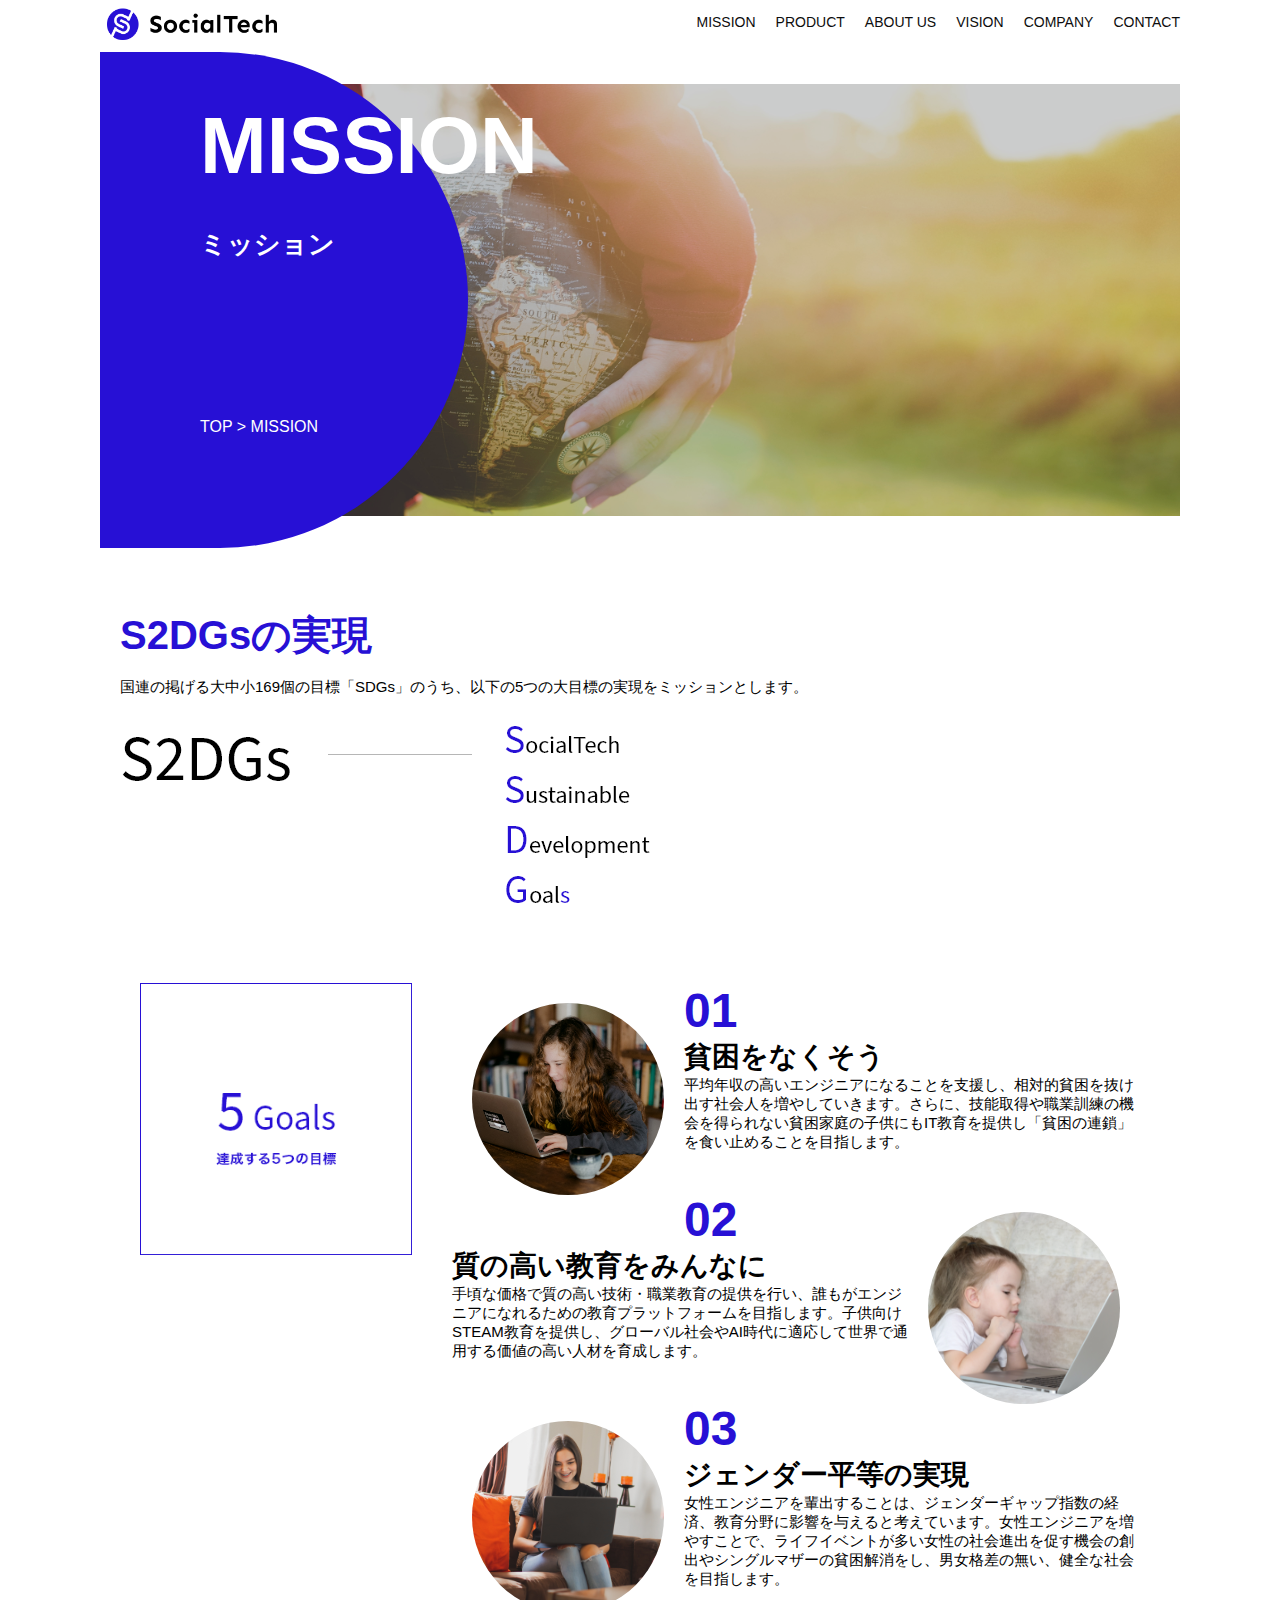
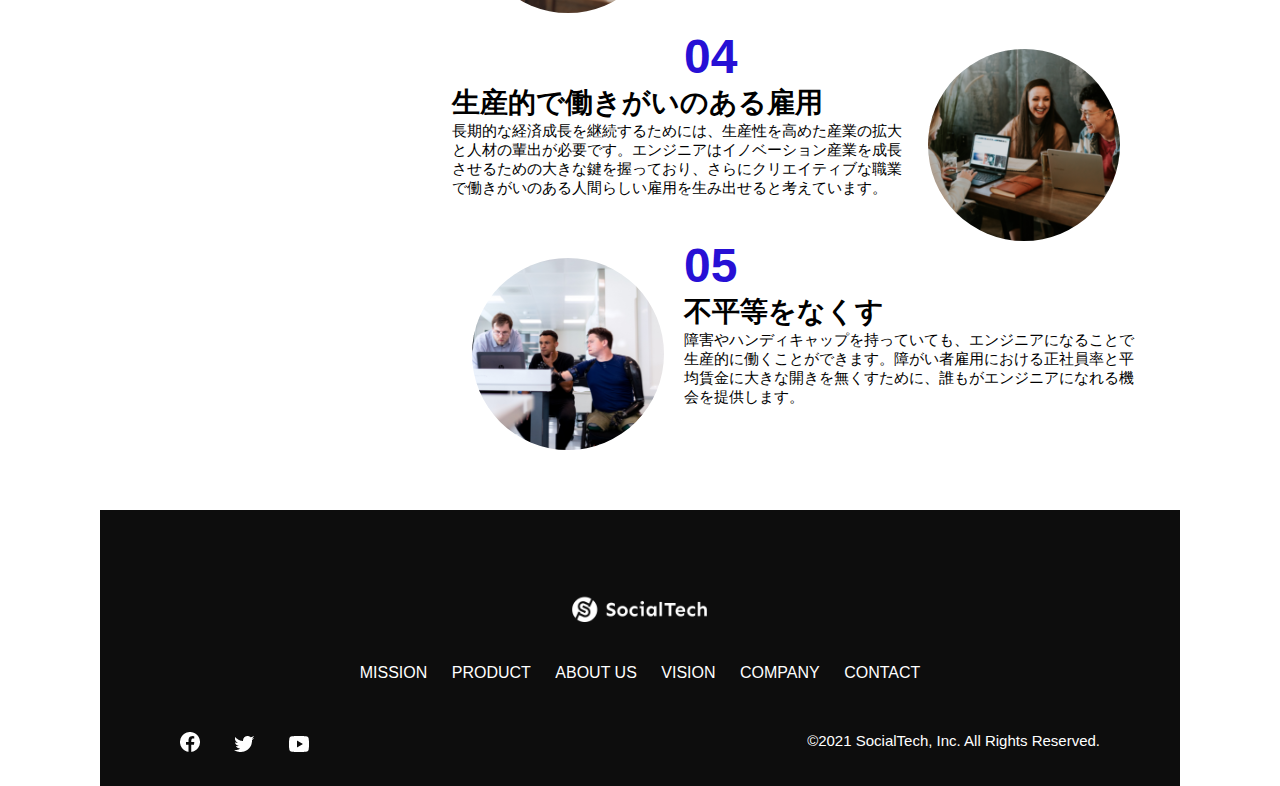
<file: kadai_tutorial_output/mission.html>
<!DOCTYPE html>
<html>
  <head>
    <title>SocialTech - MISSION ミッション -</title>
    <meta charset="utf-8">
    <meta name="description" content="SocialTechが目指す5つの目標（S2DGs）を紹介します">
    <meta name="viewport" content="width=device-width, initial-scale=1.0">
    <link rel="stylesheet" href="style.css">
  </head>

  <body>
    <!-- ヘッダー -->
     <header>
      <!-- ロゴ -->
       <a href="index.html" id="logo">
        <img src="images/logo.png" alt="トップページに戻る">
       </a>

       <!-- PC用ナビゲーション -->
        <nav id="nav-pc">
          <ul>
            <li><a href="mission.html">MISSION</a></li>
            <li><a href="product.html">PRODUCT</a></li>
            <li><a href="index.html#aboutus">ABOUT US</a></li>
            <li><a href="index.html#vision">VISION</a></li>
            <li><a href="index.html#company">COMPANY</a></li>
            <li><a href="index.html#contact">CONTACT</a></li>
          </ul>
        </nav>

        <!-- スマホ用メニューボタン -->
         <button id="menu-sp" onclick="document.getElementById('nav-sp').style.display = 'block'">
          <img src="images/button-menu.png" alt="ナビゲーションを開く">
         </button>

         <!-- スマホ用ナビゲーション -->
          <div id="nav-sp">
            <button id="close" onclick="document.getElementById('nav-sp').style.display = 'none'">
              <img src="images/button-close.png" alt="ナビゲーションを閉じる">
            </button>

            <nav>
              <ul>
                <li>
                  <a id="logo-sp" href="index.html" onclick="document.getElementById('nav-sp').style.display = 'none'"><img src="images/logo-sp.png" alt="トップページに戻る"></a>
                </li>
                <li><a class="menu" href="mission.html" onclick="document.getElementById('nav-sp').style.display = 'none'">MISSION</a></li>
                <li><a class="menu" href="product.html" onclick="document.getElementById('nav-sp').style.display = 'none'">PRODUCT</a></li>
                <li><a class="menu" href="index.html#aboutus" onclick="document.getElementById('nav-sp').style.display = 'none'">ABOUT US</a></li>
                <li><a class="menu" href="index.html#vision" onclick="document.getElementById('nav-sp').style.display = 'none'">VISION</a></li>
                <li><a class="menu" href="index.html#company" onclick="document.getElementById('nav-sp').style.display = 'none'">COMPANY</a></li>
                <li><a class="menu" href="index.html#contact" onclick="document.getElementById('nav-sp').style.display = 'none'">CONTACT</a></li>
              </ul>
            </nav>
            <div id="sns">
              <a href="https://www.facebook.com/sejuku2013">
                <img src="images/button-facebook.png" alt="Facebookのリンク">
              </a>
              <a href="https://twitter.com/samuraijuku">
                <img src="images/button-twitter.png" alt="Twitterのリンク">
              </a>
              <a href="https://www.youtube.com/channel/UCCFOQO5aDK0xXam4cUQXT8g">
                <img src="images/button-youtube.png" alt="YouTubeのリンク">
              </a>  
            </div>
          </div>
     </header>

     <main>
      <article> 
        <section id="mission-main">
          <div class="mission-main-inner">
            <div id="mission-title">
              <h1>MISSION<br><span>ミッション</span></h1>
              <p>TOP > MISSION</p>
            </div>
          </div>
        </section>
        
        <section id="mission-s2dgs">
          <h2 class="mission-h2">S2DGsの実現</h2>
          <p>国連の掲げる大中小169個の目標「SDGs」のうち、以下の5つの大目標の実現をミッションとします。</p>
          <img src="images/mission/mission-s2dgs.png" alt="S2DGs">
        </section>

        <section id="mission-five-goals">
          <div class="five-goals-image">
            <img src="images/mission/mission-5goals.png" alt="5Goals">
          </div>
          <div class="five-goals-read">
            <div>
             <img class="fivegoals-image-left" src="images/mission/mission-5goals01.png" alt="PCを操作する女の子">
             <span class="fivegoals-number">01</span>
             <h3 class="fivegoals-h3">貧困をなくそう</h3>
             <p class="fivegoals-p">平均年収の高いエンジニアになることを支援し、相対的貧困を抜け出す社会人を増やしていきます。さらに、技能取得や職業訓練の機会を得られない貧困家庭の子供にもIT教育を提供し「貧困の連鎖」を食い止めることを目指します。</p>
            </div>
            <div>
              <img class="fivegoals-image-right" src="images/mission/mission-5goals02.png" alt="PCを見つめる小さい女の子">
              <span class="fivegoals-number">02</span>
              <h3 class="fivegoals-h3">質の高い教育をみんなに</h3>
              <p class="fivegoals-p">手頃な価格で質の高い技術・職業教育の提供を行い、誰もがエンジニアになれるための教育プラットフォームを目指します。子供向けSTEAM教育を提供し、グローバル社会やAI時代に適応して世界で通用する価値の高い人材を育成します。</p>
             </div>
             <div>
              <img class="fivegoals-image-left" src="images/mission/mission-5goals03.png" alt="PCを操作する女性">

              <span class="fivegoals-number">03</span>
              <h3 class="fivegoals-h3">ジェンダー平等の実現</h3>
              <p class="fivegoals-p">女性エンジニアを輩出することは、ジェンダーギャップ指数の経済、教育分野に影響を与えると考えています。女性エンジニアを増やすことで、ライフイベントが多い女性の社会進出を促す機会の創出やシングルマザーの貧困解消をし、男女格差の無い、健全な社会を目指します。</p>
             </div>
             <div>
              <img class="fivegoals-image-right" src="images/mission/mission-5goals04.png" alt="笑顔で話し合う3人の男女">
              <span class="fivegoals-number">04</span>
              <h3 class="fivegoals-h3">生産的で働きがいのある雇用</h3>
              <p class="fivegoals-p">長期的な経済成長を継続するためには、生産性を高めた産業の拡大と人材の輩出が必要です。エンジニアはイノベーション産業を成長させるための大きな鍵を握っており、さらにクリエイティブな職業で働きがいのある人間らしい雇用を生み出せると考えています。</p>
             </div>
             <div>
              <img class="fivegoals-image-left" src="images/mission/mission-5goals05.png" alt="障害を持つ男性が生き生きと働く様子">
              <span class="fivegoals-number">05</span>
              <h3 class="fivegoals-h3">不平等をなくす</h3>
              <p class="fivegoals-p">障害やハンディキャップを持っていても、エンジニアになることで生産的に働くことができます。障がい者雇用における正社員率と平均賃金に大きな開きを無くすために、誰もがエンジニアになれる機会を提供します。</p>
             </div>
          </div>  

        </section>
      </article>
     </main>

     <footer>
      <div id="footer-logo">
        <img src="images/logo-sp.png" alt="SocialTech">
      </div>
      <div id="footer-link">
        <a href="mission.html">MISSION</a>
        <a href="product.html">PRODUCT</a>
        <a href="index.html#aboutus">ABOUT US</a>
        <a href="index.html#vision">VISION</a>
        <a href="index.html#company">COMPANY</a>
        <a href="index.html#contact">CONTACT</a>
      </div>
      <div id="sns-footer">
        <div class="sns-btns">
          <a href="https://www.facebook.com/sejuku2013"><img src="images/button-facebook.png" alt="Facebookのリンク"></a>
          <a href="https://twitter.com/samuraijuku"><img src="images/button-twitter.png" alt="Twitterのリンク"></a>
          <a href="https://www.youtube.com/channel/UCCFOQO5aDK0xXam4cUQXT8g"><img src="images/button-youtube.png" alt="YouTubeのリンク"></a>
        </div>
        <p id="copyright">&copy;2021 SocialTech, Inc. All Rights Reserved.</p>
      </div>
     </footer>

  </body>
</html>
</file>
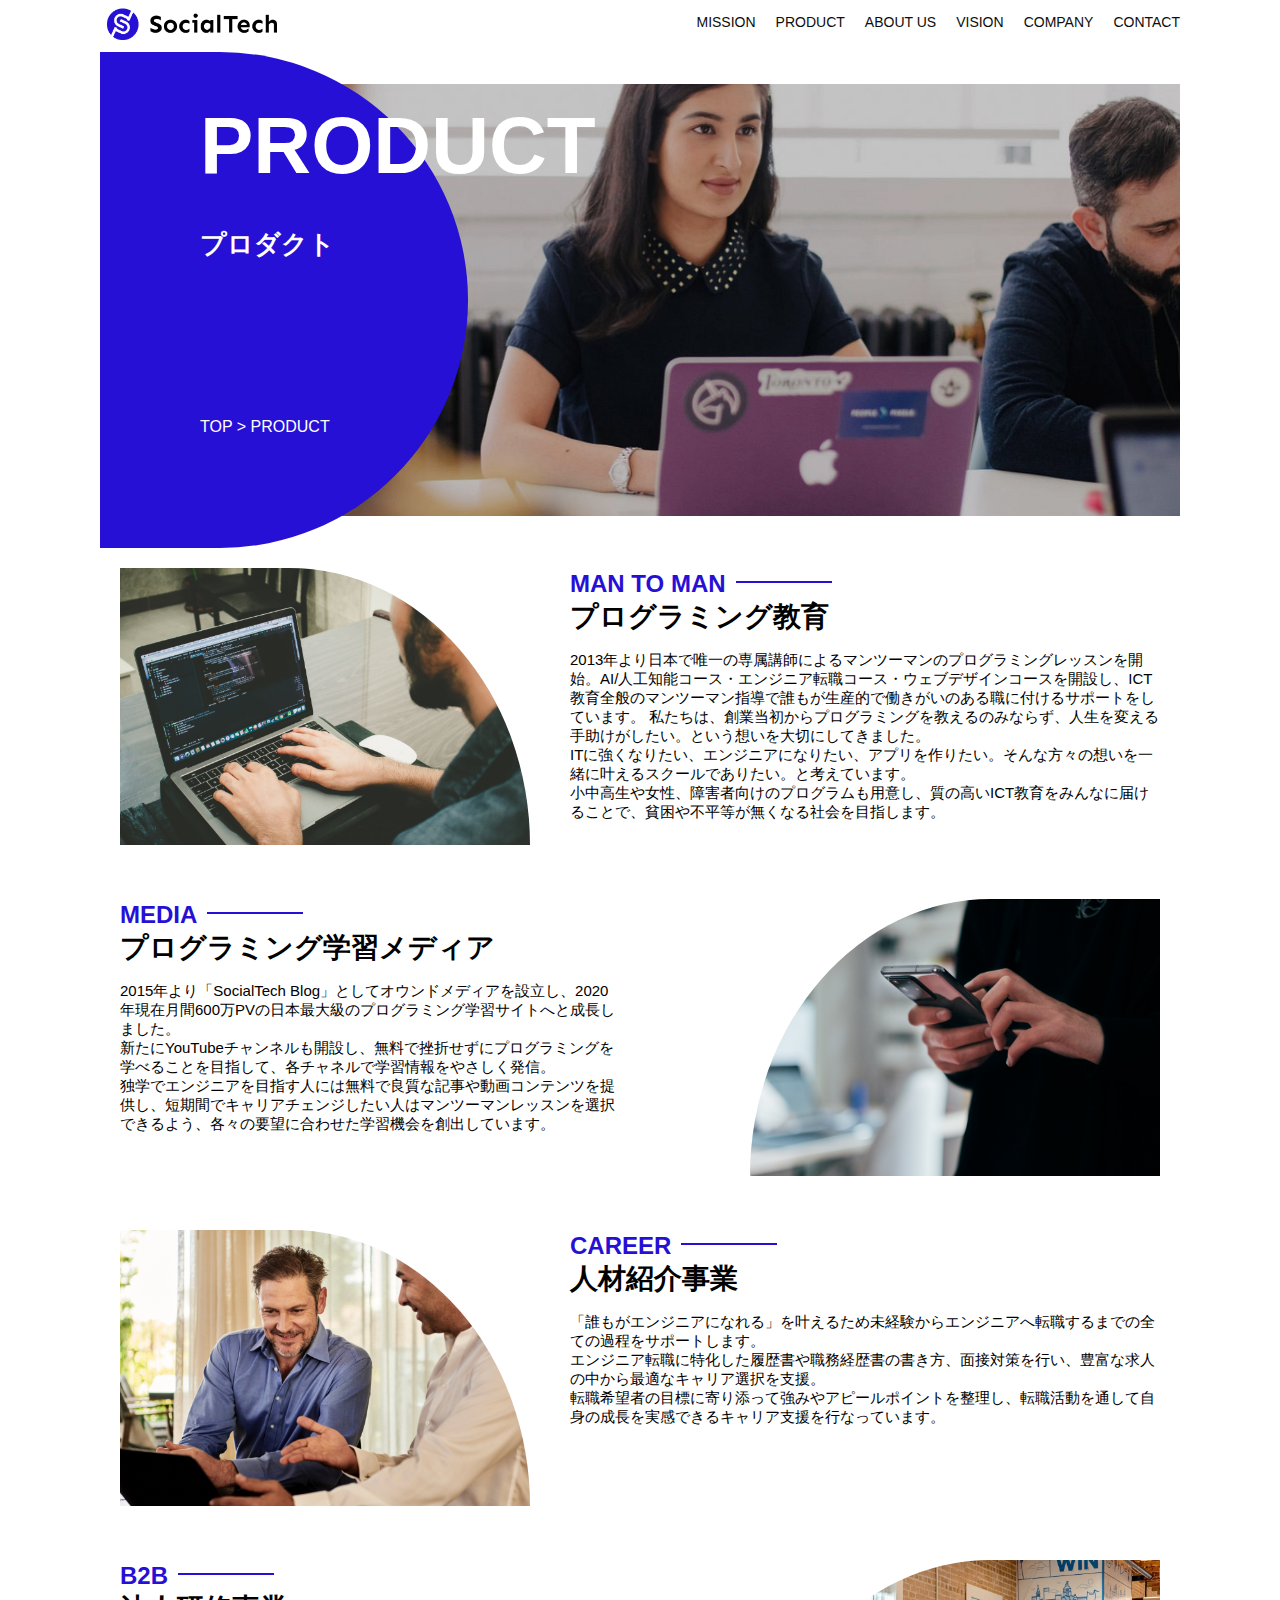
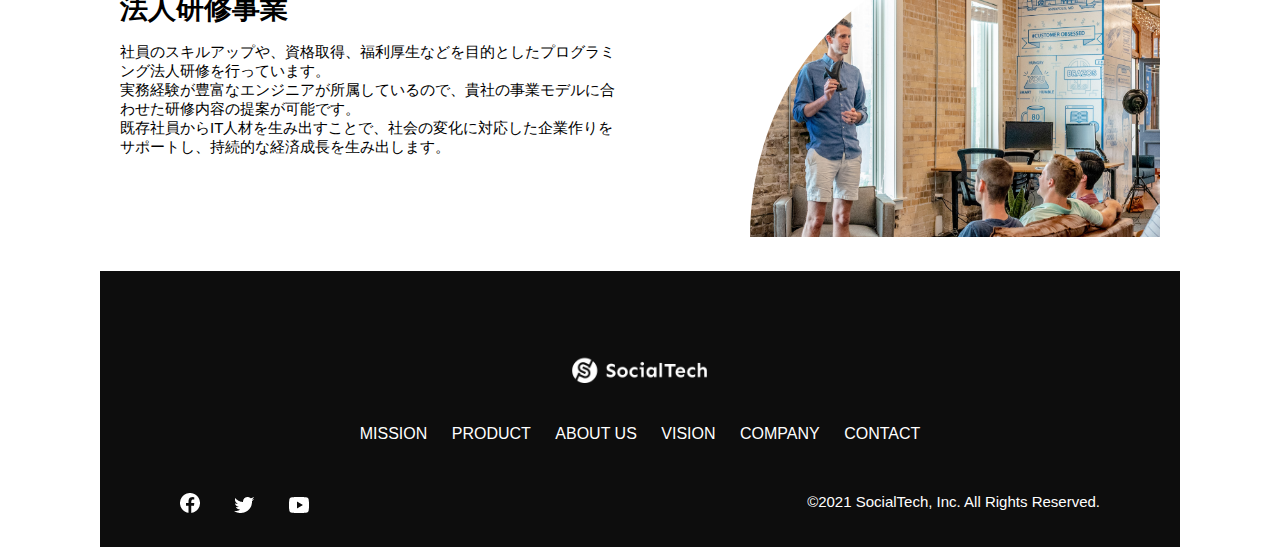
<file: kadai_tutorial_output/product.html>
<!DOCTYPE html>
<html>
  <head>
    <title>SocialTech -PRODUCT プロダクト-</title>
    <meta charset="utf-8">
    <meta name="description" content="SocialTechの4つのプロダクトを紹介します">
    <meta name="viewport" content="width=device-width, initial-scale=1.0">
    <link rel="stylesheet" href="style.css">
  </head>

  <body>
    <!-- ヘッダー -->
     <header>
      <!-- ロゴ -->
       <a href="index.html" id="logo">
        <img src="images/logo.png" alt="トップページに戻る">
       </a>

       <!-- PC用ナビゲーション -->
        <nav id="nav-pc">
          <ul>
            <li><a href="mission.html">MISSION</a></li>
            <li><a href="product.html">PRODUCT</a></li>
            <li><a href="index.html#aboutus">ABOUT US</a></li>
            <li><a href="index.html#vision">VISION</a></li>
            <li><a href="index.html#company">COMPANY</a></li>
            <li><a href="index.html#contact">CONTACT</a></li>
          </ul>
        </nav>

        <!-- スマホ用メニューボタン -->
        <button id="menu-sp" onclick="document.getElementById('nav-sp').style.display = 'block'">
          <img src="images/button-menu.png" alt="ナビゲーションを開く">	
        </button>

        <!-- スマホ用ナビゲーション -->
        <div id="nav-sp">
          <button id="close" onclick="document.getElementById('nav-sp').style.display = 'none'">
            <img src="images/button-close.png" alt="ナビゲーションを閉じる">
          </button>

          <nav>
            <ul>
              <li>
                <a id="logo-sp" href="index.html" onclick="document.getElementById('nav-sp').style.display = 'none'"><img src="images/logo-sp.png" alt="トップページに戻る"></a>
              </li>
              <li><a class="menu" href="mission.html" onclick="document.getElementById('nav-sp').style.display = 'none'">MISSION</a></li>
              <li><a class="menu" href="product.html" onclick="document.getElementById('nav-sp').style.display = 'none'">PRODUCT</a></li>
              <li><a class="menu" href="index.html#aboutus" onclick="document.getElementById('nav-sp').style.display = 'none'">ABOUT US</a></li>
              <li><a class="menu" href="index.html#vision" onclick="document.getElementById('nav-sp').style.display = 'none'">VISION</a></li>
              <li><a class="menu" href="index.html#company" onclick="document.getElementById('nav-sp').style.display = 'none'">COMPANY</a></li>
              <li><a class="menu" href="index.html#contact" onclick="document.getElementById('nav-sp').style.display = 'none'">CONTACT</a></li>
            </ul>
          </nav>
          <div id="sns">
            <a href="https://www.facebook.com/sejuku2013">
              <img src="images/button-facebook.png" alt="Facebookのリンク">
            </a>
            <a href="https://twitter.com/samuraijuku">
              <img src="images/button-twitter.png" alt="Twitterのリンク">
            </a>
            <a href="https://www.youtube.com/channel/UCCFOQO5aDK0xXam4cUQXT8g">
              <img src="images/button-youtube.png" alt="YouTubeのリンク">
            </a>
          </div>
         </div>
     </header>

     <main>
      <article>
        <section id="product-main">
          <div class="product-main-inner">
            <div id="product-title">
              <h1>PRODUCT<br><span>プロダクト</span></h1>
              <p>TOP > PRODUCT</p>
            </div>
          </div>
        </section>

        <section class="product-section product-section-left">
          <div class="product-section-img">
            <img src="images/product/product-mantoman.png" alt="PCでコードを書く男性">
          </div>
          <div class="product-read">
            <h2 class="product-h2">MAN TO MAN</h2>
            <h3 class="product-h3">プログラミング教育</h3>
            <p>
              2013年より日本で唯一の専属講師によるマンツーマンのプログラミングレッスンを開始。AI/人工知能コース・エンジニア転職コース・ウェブデザインコースを開設し、ICT教育全般のマンツーマン指導で誰もが生産的で働きがいのある職に付けるサポートをしています。 私たちは、創業当初からプログラミングを教えるのみならず、人生を変える手助けがしたい。という想いを大切にしてきました。<br>ITに強くなりたい、エンジニアになりたい、アプリを作りたい。そんな方々の想いを一緒に叶えるスクールでありたい。と考えています。<br>小中高生や女性、障害者向けのプログラムも用意し、質の高いICT教育をみんなに届けることで、貧困や不平等が無くなる社会を目指します。
            </p>
          </div>
        </section>

        <section class="product-section product-section-right">
          <div class="product-read">
            <h2 class="product-h2">MEDIA</h2>
            <h3 class="product-h3">プログラミング学習メディア</h3>
            <p>2015年より「SocialTech Blog」としてオウンドメディアを設立し、2020年現在月間600万PVの日本最大級のプログラミング学習サイトへと成長しました。<br>新たにYouTubeチャンネルも開設し、無料で挫折せずにプログラミングを学べることを目指して、各チャネルで学習情報をやさしく発信。<br>独学でエンジニアを目指す人には無料で良質な記事や動画コンテンツを提供し、短期間でキャリアチェンジしたい人はマンツーマンレッスンを選択できるよう、各々の要望に合わせた学習機会を創出しています。</p>
          </div>
          <div class="product-section-img">
            <img src="images/product/product-media.png" alt="スマートフォンを操作する人">
          </div>
        </section>

        <section class="product-section product-section-left">
          <div class="product-section-img">
            <img src="images/product/product-career.png" alt="笑顔で話し合う2人の男性">
          </div>
          <div class="product-read">
            <h2 class="product-h2">CAREER</h2>
            <h3 class="product-h3">人材紹介事業</h3>
            <p>「誰もがエンジニアになれる」を叶えるため未経験からエンジニアへ転職するまでの全ての過程をサポートします。<br>エンジニア転職に特化した履歴書や職務経歴書の書き方、面接対策を行い、豊富な求人の中から最適なキャリア選択を支援。<br>転職希望者の目標に寄り添って強みやアピールポイントを整理し、転職活動を通して自身の成長を実感できるキャリア支援を行なっています。<br></p>
          </div>
        </section>

        <section class="product-section product-section-right">
          <div class="product-read">
            <h2 class="product-h2">B2B</h2>
            <h3 class="product-h3">法人研修事業</h3>
            <p>社員のスキルアップや、資格取得、福利厚生などを目的としたプログラミング法人研修を行っています。<br>実務経験が豊富なエンジニアが所属しているので、貴社の事業モデルに合わせた研修内容の提案が可能です。<br>既存社員からIT人材を生み出すことで、社会の変化に対応した企業作りをサポートし、持続的な経済成長を生み出します。</p>
          </div>
          <div class="product-section-img">
            <img src="images/product/product-b2b.png" alt="講演中の男性とそれを聴く人々">
          </div>
        </section>

      </article>
     </main>

     <footer>
      <div id="footer-logo">
        <img src="images/logo-sp.png" alt="SocialTech">
      </div>
      <div id="footer-link">
        <a href="mission.html">MISSION</a>
        <a href="product.html">PRODUCT</a>
        <a href="index.html#aboutus">ABOUT US</a>
        <a href="index.html#vision">VISION</a>
        <a href="index.html#company">COMPANY</a>
        <a href="index.html#contact">CONTACT</a>
      </div>
      <div id="sns-footer">
        <div class="sns-btns">
          <a href="https://www.facebook.com/sejuku2013"><img src="images/button-facebook.png" alt="Facebookのリンク"></a>
          <a href="https://twitter.com/samuraijuku"><img src="images/button-twitter.png" alt="Twitterのリンク"></a>
          <a href="https://www.youtube.com/channel/UCCFOQO5aDK0xXam4cUQXT8g"><img src="images/button-youtube.png" alt="YouTubeのリンク"></a>
        </div>
        <p id="copyright">&copy;2021 SocialTech, Inc. All Rights Reserved.</p>
      </div>
     </footer>

  </body>
</html>
</file>
<file: kadai_tutorial_output/style.css>
/* PC、スマホ共通スタイル */
*{
  box-sizing: border-box;
}

p{
  font-size: 15px;
}

body{
  max-width: 1080px;
  margin: 0 auto;
  font-family: "Source Sans Pro", "Hiragino Kaku Gothic ProN", Meiryo, Arial, sans-serif;
}

/*PC用カルーセル設定*/
.carousel {
  margin: 0 20px 0 20px;
}

.carouselImg {
  width: 100%;
}

/* ヘッダー */
header{
  display: flex;
  justify-content: space-between;
}

/* ナビゲーションのレイアウト */
#nav-pc{
  font-size: 14px;
}

#nav-pc ul{
  display: flex;
  padding-left: 0;
}

#nav-pc li{
  list-style: none;
}

/* ナビゲーションのリンクの装飾設定 */
#nav-pc a{
  text-decoration: none;
  margin-left: 20px;
  color: #0d0d0d;
}

#nav-pc a:hover{
  text-decoration: underline;
}

/* スマホ用ナビを非表示 */
#nav-sp,
#menu-sp{
  display: none;
}

/* メインビジュアル */
#main-visual{
  position: relative;
  height: 400px;
}

#main-message{
  position: absolute;
  top: 0;
  left: 0;
  background-color: #2710d5;
  color: #ffffff;
  border-radius: 0 0 476px 0;
  max-width: 620px;
  height: 100%;
  width: 100%;
  z-index: 11;
}

#main-message h1{
  font-size: 60px;
  margin: 100px 0 0 50px;
}

#main-message > p{
  font-size: 28px;
  margin: 0 0 0 50px;
}

#main-visual > img{
  max-width: 620px;
  border-radius: 476px 0 0 0;
  position: absolute;
  top: 0;
  right: 0;
  z-index: 10;
}

/* 見出し */
h2{
  margin: 40px 0 0 0;
}

h2::after{
  content: url(images/line.png);
  margin-left: 10px;
}

h3{
  font-size: 27px;
}

/* ミッション */
#mission{
  margin: 80px auto;
}

#mission-flex{
  display: flex;
}

#mission-flex > div{
  width: 50%;
  margin: 20px;
}

#mission-photo{
  width: 100%;
}

#s2dgs{
  margin-top: 50px;
  width: 100%;
}

/* プロダクト */
#product{
  background-color: #fafafa;
  margin: 80px 0;
  padding: 10px 40px 0px 40px;
}

/* 外枠 */
#product .product-flex{
  margin-top: 40px;
  display: flex;
}

/* 左のカラム */
#product-left{
  width: 50%;
  margin-right: 20px;
}

/* 右のカラム */
#product-right{
  width: 50%;
  margin-left: 20px;
  margin-top: 80px;
}

/* 画像＋説明の枠 */
#product-left > div{
  position: relative;
  height: 480px;
  margin-right: 20px;
}
#product-right > div{
  position: relative;
  height: 480px;
  margin-left: 20px;
}

/* 画像 */
.product-photo{
width: 100%;
}

/* 説明文の枠 */
.product-explain{
  background-color: #ffffff;
  position: absolute;
  left: 0;
  bottom: 50px;
  margin: 0 40px;
  padding: 20px;
  box-shadow: 5px 5px 10px rgba(0, 0, 0, 0.05);
}

/* 説明文の英語 */
.product-explain > span{
  color: #2710d5;
  font-weight: bold;
  font-size: 16px;
  margin: 0;
}

/* 説明文の見出し */
.product-explain > h3{
  margin: 5px 0;
}

/* 説明文 */
.product-explain > p{
  font-size: 14px;
  margin: 0;
}

/* もっと見るボタン */
#product-more{
  text-align: center;
}

#product-more a{
  position: relative;
  bottom: -42px;
}

/* ABOUT US */
#aboutus{
  margin: 80px auto;
}

/* 3つの組織文化と画像を入れる枠 */
#aboutus > div{
  display: flex;
}

/* 画像 */
.culture-img{
  width: 50%;
  align-self: flex-start;
}

.culture-img2{
  margin-top: 50px;
  width: 100%;
}

/* 3つの組織文化の表 */
.culture-table{
  margin-right: 50px;
}

/* 番号 */
.culture-num{
  font-size: 80px;
  color: #2710d5;
  padding: 0 20px 0 0;
}

/* 見出し */
.culture-table th{
  text-align: left;
  font-size: 28px;
  font-weight: bold;
}

/* 組織文化英語 */
.culture-en{
  color: #2710d5;
  font-size: 24px;
}

/* 説明文 */
.culture-description{
  margin: 0;
}

/* ビジョン */
#vision{
  margin: 80px auto;
}

/* セクション内の外枠 */
#vision > div{
  display: flex;
  justify-content: space-between;
  flex-wrap: wrap;
}

/* 7つの行動指針の枠 */
.vision-box{
  width: 300px;
  height: 300px;
  margin-bottom: 30px;
  position: relative;
}

.vision-box > img{
  width: 100%;
  position: relative;
  z-index: 30;
}

.vision-box > div{
  position: absolute;
  top: 0;
  left: 0;
  z-index: 31;
  margin-right: 20px;
}

.vision-box > div > h4{
  color: #2710d5;
  font-size: 19px;
  margin: 80px 0 0 0;
}

.vision-box > div > h4::first-letter{
  font-size: 40px;
}

.vision-box > div > h5{
  font-size: 20px;
  margin: 0;
}

.vision-box > div > p{
  margin: 10px 0 0 0;
}

/* 会社概要 */
#company{
  margin: 80px auto;
}

#company-table{
  width: 100%;
}

.tableheader{
  text-align: left;
  padding: 20px;
  border-bottom-color: #2710d5;
  border-bottom-width: 1px;
  border-bottom-style: solid;
  width: 100px;
}

.tableheader-first{
  border-top-color: #2710d5;
  border-top-width: 1px;
  border-top-style: solid;
}

.cell{
  padding: 30px;
  border-bottom-color: #ececec;
  border-bottom-width: 1px;
  border-bottom-style: solid;
}

.cell-first{
  border-top-color: #ececec;
  border-top-width: 1px;
  border-top-style: solid;
}

#company > iframe{
  width: 100%;
  height: 368px;
  margin-top: 40px;
}

/* お問い合わせ */
#contact{
  margin: 80px auto;
}

/* 外枠 */
#contact > form > div{
  display: flex;
  flex-direction: row;
  flex-wrap: wrap;
  padding-bottom: 30px;
}

/* 左列の見出し */
.contact-heading{
  width: 240px;
  align-self: center;
}
/* 見出しのラベル */
.contact-label{
  font-weight: bold;
}
/* 必須 */
.contact-span{
  color: #ce2222;
  margin: 0 0 0 20px;
  font-weight: bold;
}

/* テキストボックス */
.contact-textbox{
  border-top: 0px;
  border-left: 0px;
  border-right: 0px;
  border-bottom-width: 1px;
  border-bottom-color: #707070;
  border-style: solid;
  background-color: #fafafa;
  width: 400px;
  height: 56px;
}

/* お問い合わせ内容のテキストエリア */
.contact-textarea{
  border-top: 0px;
  border-left: 0px;
  border-right: 0px;
  border-bottom-width: 1px;
  border-bottom-color: #707070;
  background-color: #fafafa;
  width: 400px;
  height: 200px;
}

/* 個人情報の取り扱い */
#contact dt{
  font-weight: bold;
}

#contact dd{
  margin: 0 0 16px 0;
}

#contact dd p{
  margin: 0;
}

#contact dd ul{
  padding-left: 0;
}

#contact dd li{
  margin-bottom: 0;
  list-style: none;
}

/* フッター */
footer{
  background-color: #0d0d0d;
  text-align: center;
  padding: 80px 80px 30px 80px;
}

#footer-logo{
  margin-bottom: 30px;
}

#footer-link{
  margin-bottom: 50px;
}

#footer-link > a{
  text-decoration: none;
  margin: 10px;
  color: #ffffff;
}

#footer-link > a:hover{
  text-decoration: underline;
}

#sns-footer{
  display: flex;
  justify-content: space-between;
  text-align: left;
}

#sns-footer a{
  margin-right: 30px;
}

#copyright{
  color: #ffffff;
  margin: 0;
}

/* mission.html用スタイル */
/* ミッションのメインビジュアル */
.mission-main-inner{
  background-image: url(images/mission/mission-main.png);
  background-repeat: no-repeat;
  background-position-y: center;
}

#mission-title{
  background-color: #2710d5;
  width: 368px;
  color: #ffffff;
  height: 496px;
  border-radius: 0 248px 248px 0;
  position: relative;
}

#mission-title h1{
  position: absolute;
  top: 0;
  left: 100px;
  font-size: 80px;
  line-height: 1;
}

#mission-title h1 span{
  font-size: 26px;
}

#mission-title > p{
  position: absolute;
  top: 350px;
  left: 100px;
  font-size: 16px;
}

/* ミッションページ　S2DGsの設定 */
#mission-s2dgs{
  padding: 20px;
}

.mission-h2{
  color: #2710d5;
  font-size: 40px;
}

.mission-h2::after{
  content: none;
}

/* ミッションページ　5つのゴールの設定 */
#mission-five-goals{
  padding: 20px;
  display: flex;
}

#mission-five-goals .five-goals-image{
  width: 30%;
  padding: 20px;
}

#mission-five-goals .five-goals-image img{
  width: 100%;
}

#mission-five-goals .five-goals-read{
  width: 70%;
  padding: 20px;
}

#mission-five-goals .five-goals-read > div{
  margin-bottom: 40px;
}

.fivegoals-image-right{
  float: right;
  margin: 20px;
}

.fivegoals-image-left{
  float: left;
  margin: 20px;
}

.fivegoals-number{
  color: #2710d5;
  font-size: 48px;
  font-weight: bold;
  margin: 0;
}

.fivegoals-h3{
  font-size: 28px;
  margin: 0;
}

.fivegoals-p{
  margin: 0;
}

/* プロダクトページ */
.product-main-inner{
  background-image: url(images/product/product-main.png);
  background-repeat: no-repeat;
  background-position-y: center;
}
#product-title{
  background-color: #2710d5;
  width: 368px;
  color: #ffffff;
  height: 496px;
  border-radius: 0 248px 248px 0;
  position: relative;
}
#product-title h1{
  position: absolute;
  top: 0;
  left: 100px;
  font-size: 80px;
  line-height: 1;
}
#product-title h1 span{
  font-size: 26px;
}
#product-title > p{
  position: absolute;
  top: 350px;
  left: 100px;
  font-size: 16px;
}

/* セクション */
.product-section{
  display: flex;
  padding: 20px 20px 0;
}
.product-section .product-section-img{
  width: 450px;
}

/* 左が画像のセクション */
.product-section-left .product-section-img img{
  width: 100%;
  padding: 0 40px 30px 0;
  border-radius: 0 432px 0 0;
}
.product-section-left .product-read{
  width: 50%;
  flex-grow: 1;
}
.product-section-left .product-read p{
  margin-bottom: 0;
}

/* 右が画像のセクション */
.product-section-right{
  justify-content: space-between;
}
.product-section-right .product-section-img img{
  width: 100%;
  padding: 0 0 30px 40px;
  border-radius: 432px 0 0 0;
}
.product-section-right .product-read{
  width: 500px;
}
.product-h2{
  color: #2710d5;
  font-size: 24px;
  margin: 0;
}
.product-h3{
  font-size: 28px;
  margin: 0;
}

/*====================
スマートフォン用のスタイル
======================*/
@media screen and (max-width: 767px) {
  /*スマホ用カルーセル設定*/
  .carousel {
    margin: 0;
  }
  /* PC用ナビゲーション非表示 */
  #nav-pc {
    display: none;
  }

  /* ハンバーガーメニュー */
  #menu-sp {
    display: block;
    background-color: transparent;
    padding: 0;
    border: none;
    position: absolute;
    top: 0;
    right: 0;
  }

  /* スマホ用ナビゲーションの表示切替*/
  /* 初期状態、レイアウトと非表示設定 */
  #nav-sp {
    background-color: #2710d5;
    position: fixed;
    left: 0;
    top: 0;
    height: 100%;
    width: 100%;
    display: none;
    z-index: 100;
  }

  /* ×ボタン */
  #close {
    position: absolute;
    top: 20px;
    right: 20px;
    background-color: transparent;
    border: none;
  }

  #nav-sp nav ul {
    padding-left: 0;
  }

  #nav-sp nav li {
    list-style: none;
  }

  /* ナビゲーションメニュー用ロゴ */
  #logo-sp {
    margin: 80px 0 30px 20px;
  }

  /* ナビゲーションのリンクの装飾設定 */
  #nav-sp nav a {
    display: block;
    color: #ffffff;
  }

  #nav-sp nav a:hover {
    text-decoration: underline;
  }

  #nav-sp .menu {
    text-decoration: none;
    margin: 0 20px 0 20px;
    height: 44px;
    font-size: 16px;
    background-image: url("images/arrow.png");
    background-repeat: no-repeat;
    background-position: right top;
  }

   #sns {
     position: absolute;
     bottom: 20px;
     left: 20px;
   }
 
   #sns > a {
     margin-right: 30px;
   }

  /* メインビジュアル */
  #main-visual {
    position: relative;
    height: 470px;
  }

  #main-visual > div {
    text-align: center;
    height: 280px;
  }

  #main-visual h1 {
    font-size: 28px;
    margin: 90px 0 0 0;
  }

  #main-visual > div > p {
    margin: 0;
    font-size: 15px;
  }

  #main-visual > img {
    width: 100%;
    border-radius: 476px 0 0 0;
    top: auto;
    bottom: 0;
  }

  /* 見出し */
  h2 {
    margin: 15px 0;
  }
  h3 {
    font-size: 24px;
    margin: 10px 0 0 0;
  }
  /* ミッション */
  #mission {
    margin: 20px 0;
    padding: 0 20px;
  }
  #mission-flex {
    flex-direction: column;
  }
  #mission-flex > div {
    width: 100%;
    margin: 0;
  }

  /* プロダクト */
  #product{
    margin: 0;
    padding: 10px 20px 0 20px;
  }

  /* 外枠 */
  #product .product-flex{
    flex-direction: column;
    margin-top: 0;
  }

  /* 左右のカラム　スマホでは縦並び */
  #product-left,
  #product-right{
    width: 100%;
    margin: 0;
  }

  /* 画像＋説明の枠 */
  #product-left > div,
  #product-right > div{
    height: auto;
    margin: 0;
  }

  /* 説明文の枠 */
  .product-explain{
    position: relative;
    margin: 0;
  }

  .product-explain > h3{
    margin: 10px 0;
    font-size: 24px;
  }

  /* もっと見るボタン */
  #product-more{
    text-align: left;
  }

  /* ABOUT US */
  #aboutus{
    margin: 80px 20px;
  }
  #aboutus > div{
    flex-direction: column;
  }
  .culture-table th{
    font-size: 16px;
  }
  .culture-table{
    margin-right: 0;
    padding-right: 20px;
    order: 2;
  }
  .culture-img{
    width: 100%;
    order: 1;
  }
  .culture-img2{
    margin-top: 0;
  }
  .culture-num{
    padding: 0;
  }
  .culture-description{
    margin: 0;
  }

  /* ビジョン */
  #vision{
    margin: 80px 20px;
  }
  .vision-box > img{
    position: absolute;
    top: 0;
    left: 0;
  }
  .vision-box > div h4{
    margin: 60px 0 0 0;
  }

  /* 会社概要 */
  #company{
    margin: 0 20px;
  }
  #company > h3{
    margin-bottom: 20px;
  }
  .tableheader{
    width: 50px;
  }
  .cell{
    padding: 20px;
  }
  #company > iframe{
    height: 240px;
  }

  /* お問い合わせ */
  #contact{
    margin: 80px 20px;
  }
  #contact > h3{
    margin-bottom: 20px;
  }
  #contact > form > div{
    flex-direction: column;
    margin-bottom: 20px;
  }
  .contact-heading{
    align-self: auto;
    margin-bottom: 20px;
  }
  .contact-textbox{
    min-width: 300px;
    width: 100%;
  }
  .contact-textarea{
    height: 150px;
    width: 100%;
  }
  .radiobutton{
    margin-bottom: 20px;
  }

  /* フッター */
  footer{
    padding: 30px 20px 50px 20px;
    text-align: left;
  }
  #footer-link > a{
    margin: 0 20px 30px 0;
    display: block;
    background-image: url(images/arrow.png);
    background-repeat: no-repeat;
    background-position: right top;
  }
  #footer-link > a:hover{
    text-decoration: underline;
  }
  #sns-footer{
    flex-direction: column;
    justify-content: flex-start;
  }
  #copyright{
    font-size: 12px;
    margin-top: 30px;
  }

  /* mission.html用のスタイル */
  /* ミッションのメインビジュアル */
  #mission-main{
    height: 256px;
    margin-top: 4%;
    position: relative;
  }
  .mission-main-inner{
    height: 80%;
    background-size: cover;
  }
  #mission-title{
    width: 136px;
    height: 256px;
    position: absolute;
    top: -10%;
  }
  #mission-title h1{
    left: 20px;
    font-size: 40px;
  }
  #mission-title h1 span{
    font-size: 18px;
  }
  #mission-title > p{
    top: 180px;
    left: 20px;
    font-size: 13px;
  }

  /* ミッションページ　S2GDsの設定 */
  .mission-h2{
    font-size: 38px;
    margin: 0;
  }
  .mission-h2::after{
    content: none;
  }
  #mission-s2dgs > img{
    width: 100%;
  }

  /* ミッションページ　5つのゴールの設定 */
  #mission-five-goals{
    flex-direction: column;
  }
  #mission-five-goals > div{
    padding: 0;
  }
  #mission-five-goals .five-goals-image,
  #mission-five-goals .five-goals-read{
    width: 100%;
    padding: 0;
  }
  #mission-five-goals .five-goals-read > div{
    display: flex;
    flex-direction: column;
  }
  .fivegoals-image-right,
  .fivegoals-image-left{
    align-self: center;
  }

  /* プロダクトページ */
  #product-main{
    height: 256px;
    margin-top: 4%;
    position: relative;
  }
  .product-main-inner{
    height: 80%;
    background-size: cover;
  }
  #product-title{
    width: 136px;
    height: 256px;
    position: absolute;
    top: -10%;
  }
  #product-title h1{
    left: 20px;
    font-size: 40px;
  }
  #product-title h1 span{
    font-size: 18px;
  }
  #product-title > p{
    top: 180px;
    left: 20px;
    font-size: 13px;
  }

  /* セクション */
  .product-section{
    flex-direction: column;
  }
  .product-section .product-section-img{
    width: 100%;
  }
  .product-section .product-section-img img{
    width: 100%;
    padding: 0;
  }

  /* 左が画像のセクション */
  .product-section-left .product-section-img img{
    border-radius: 0 300px 0 0;
  }
  .product-section-left .product-read{
    width: 100%;
    flex-grow: 1;
  }

  /* 右が画像のセクション */
  .product-section-right .product-section-img img{
    order: 1;
    border-radius: 300px 0 0 0;
  }
  .product-section-right .product-read{
    order: 2;
    width: 100%;
  }
}
</file>
